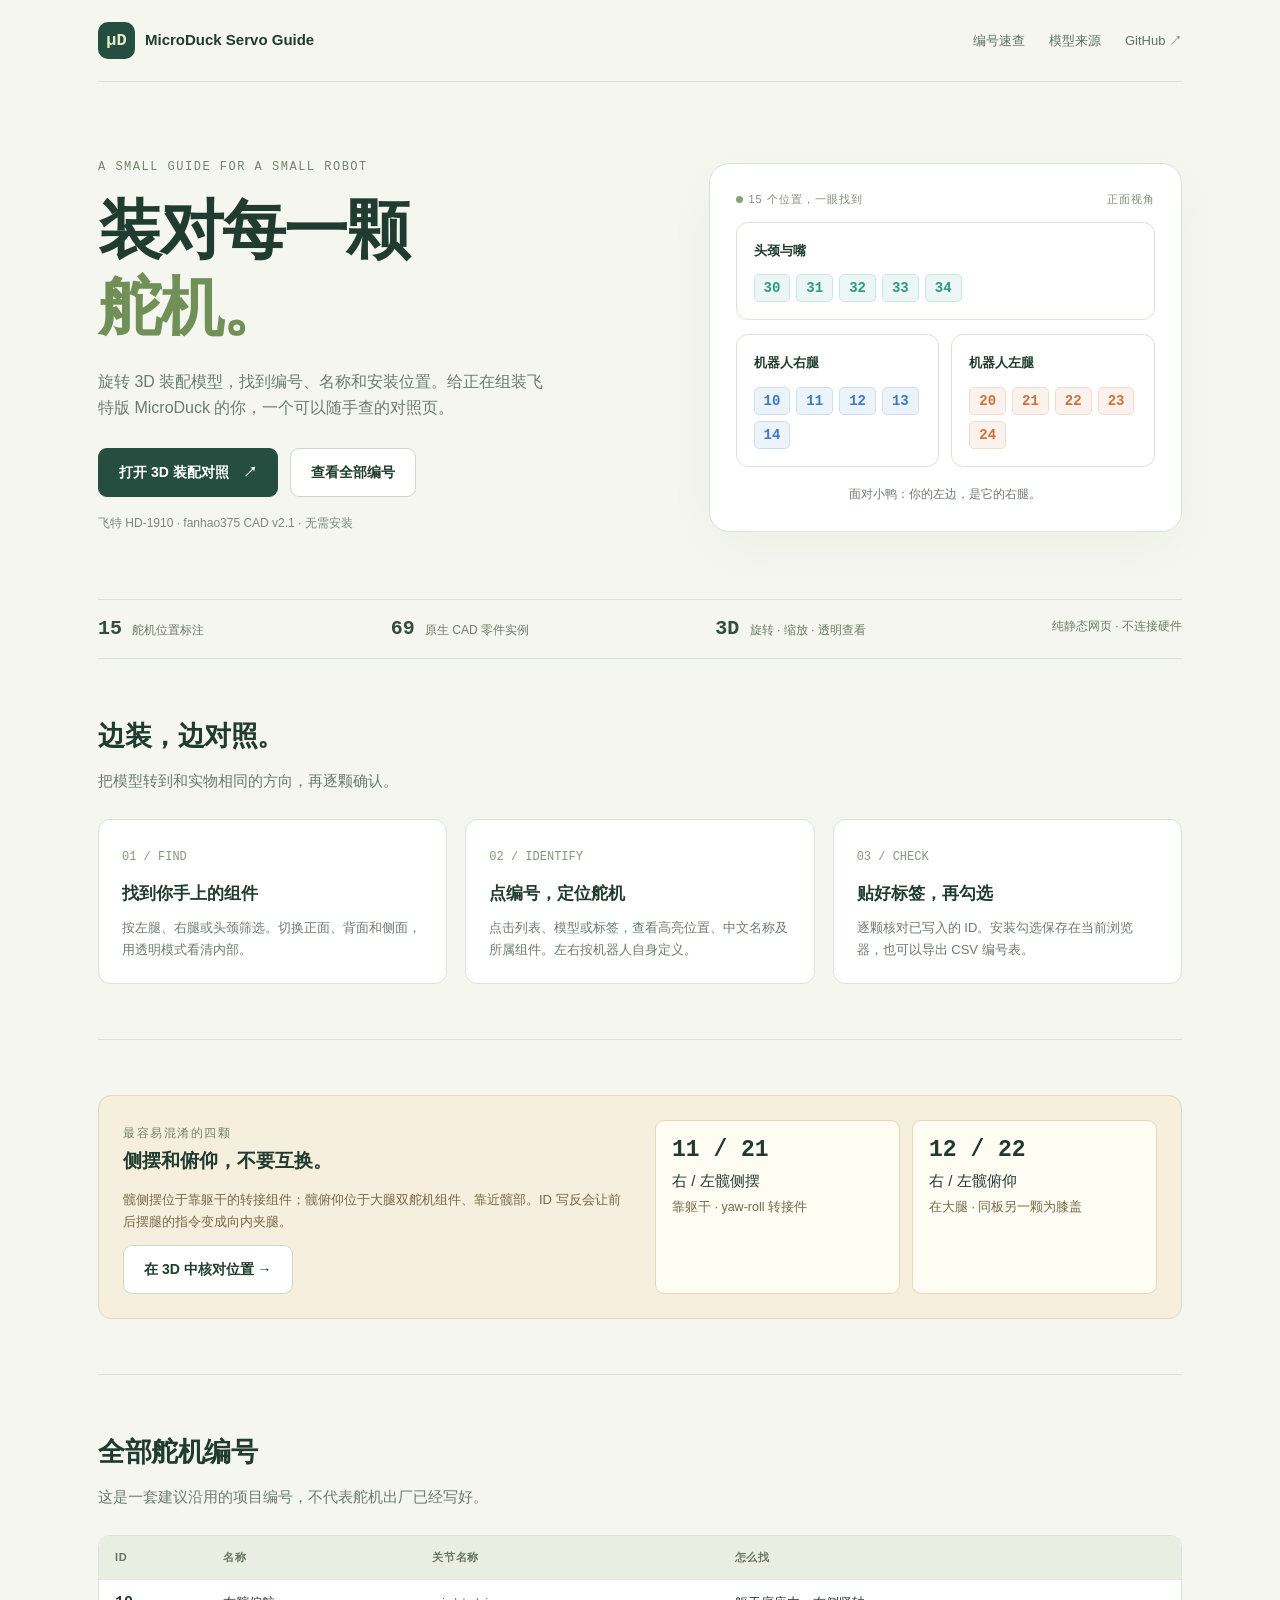
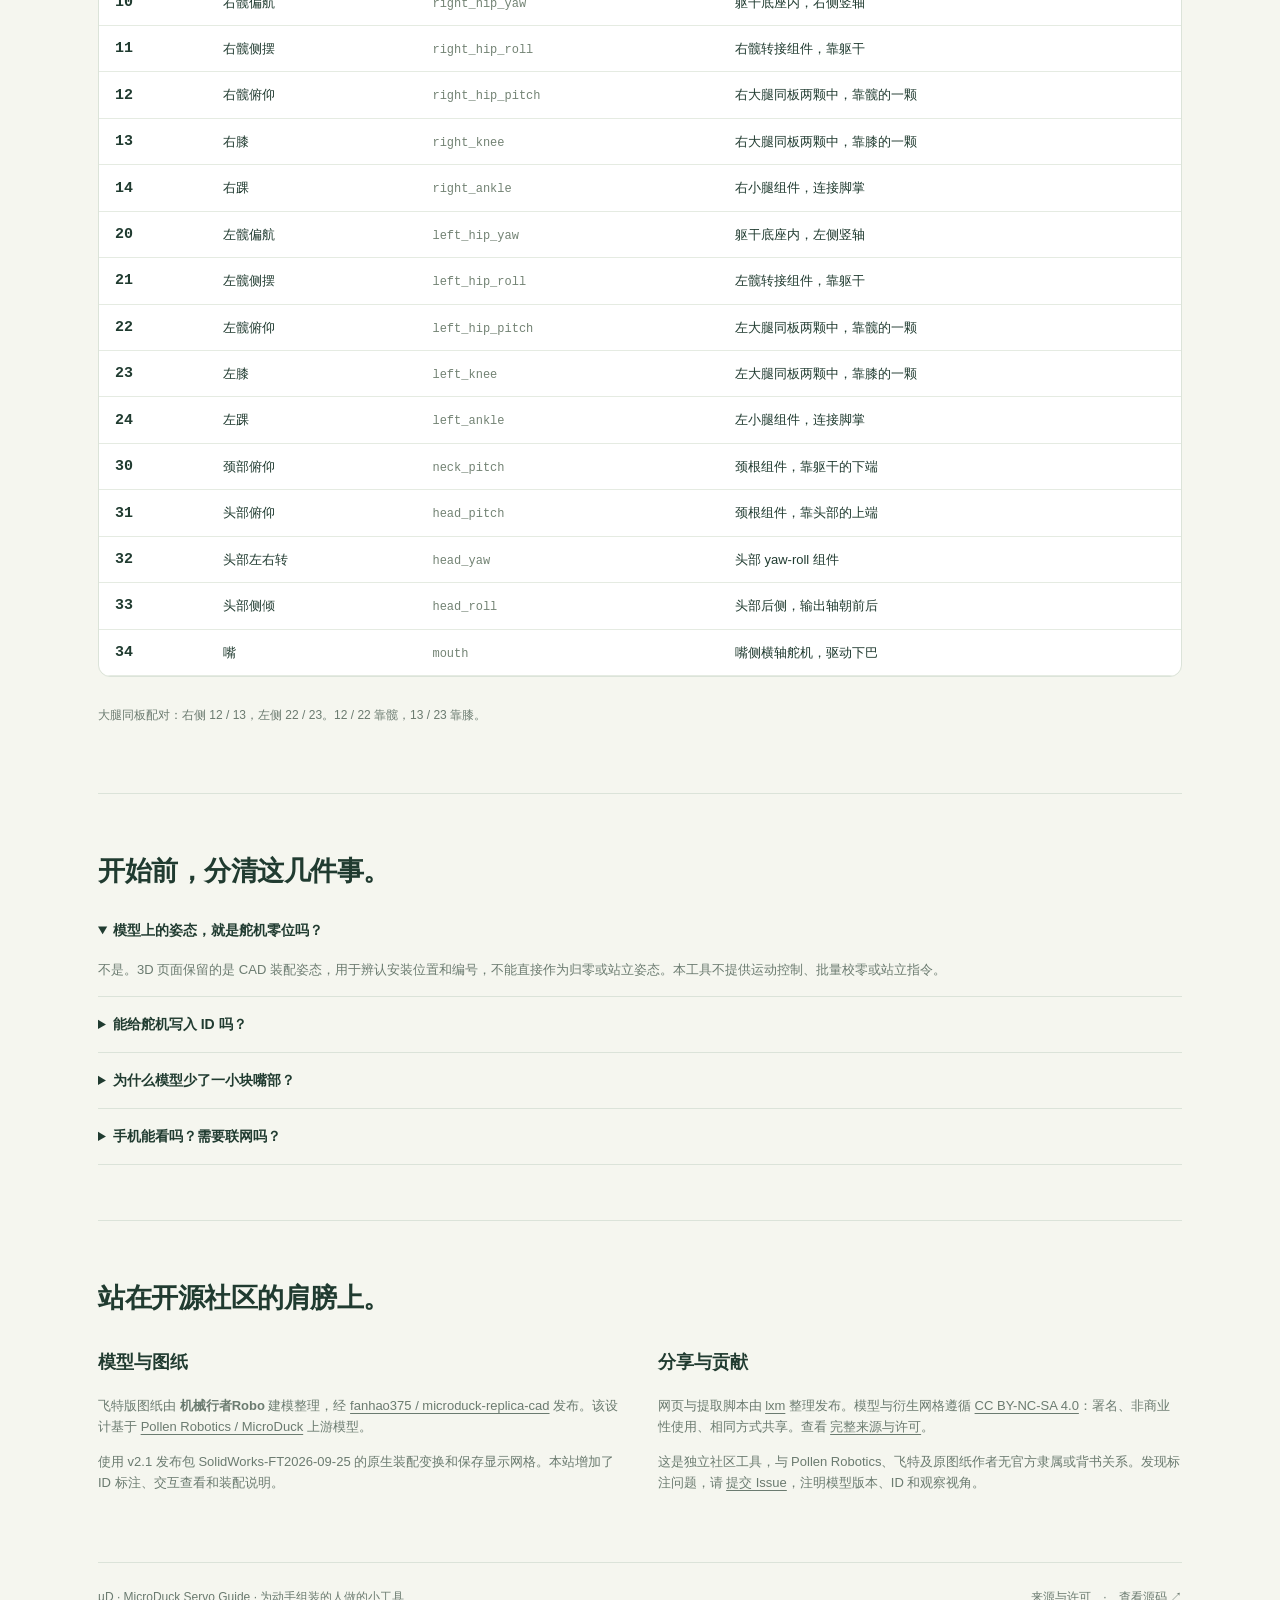
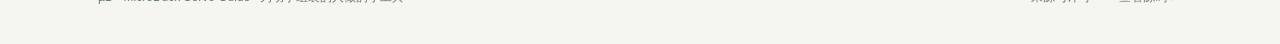
<file: tools/servo-guide/site/index.html>
<!doctype html>
<html lang="zh-CN"><head><meta charset="utf-8"><meta name="viewport" content="width=device-width,initial-scale=1"><title>MicroDuck Servo Guide · 舵机编号与装配对照</title><meta name="description" content="飞特 HD-1910 版 MicroDuck 的 3D 舵机装配对照：15 颗舵机编号、关节名称、左右辨认及易装错位置。免费在线使用，无需安装。"><link rel="icon" href="./favicon.svg" type="image/svg+xml"><link rel="canonical" href="https://lxm.github.io/microduck-servo-guide/"><meta property="og:title" content="MicroDuck 舵机编号与装配对照"><meta property="og:description" content="旋转真实飞特版装配模型，找到每颗舵机的 ID 和安装位置。"><meta property="og:type" content="website"><meta property="og:url" content="https://lxm.github.io/microduck-servo-guide/"><meta name="theme-color" content="#254e40">
<style>:root{--green:#254e40;--muted:#6b7b70;--line:#dbe3d9;--paper:#f5f6ef}*{box-sizing:border-box}html{scroll-behavior:smooth;scroll-padding-top:90px}body{margin:0;background:var(--paper);color:#203b30;font:15px -apple-system,BlinkMacSystemFont,"Segoe UI",sans-serif;line-height:1.65}a{color:inherit;text-decoration:none}a:hover{text-decoration:underline}button,a{ -webkit-tap-highlight-color:transparent}a:focus-visible,button:focus-visible{outline:3px solid #ce7138;outline-offset:4px}.wrap{max-width:1140px;margin:auto;padding:0 28px}nav{display:flex;align-items:center;justify-content:space-between;padding:22px 0;border-bottom:1px solid var(--line);gap:20px}.brand{font-weight:750;display:flex;gap:10px;align-items:center}.logo{display:grid;place-items:center;background:var(--green);color:#e4edca;border-radius:10px;width:37px;height:37px;font:700 17px monospace}.navlinks{display:flex;gap:24px;font-size:13px;color:#5c7263}.hero{padding:78px 0 65px;display:grid;grid-template-columns:1.15fr 1fr;gap:66px;align-items:center}.eyebrow{font:12px ui-monospace,monospace;letter-spacing:1.5px;color:#71856e;text-transform:uppercase}h1{font-size:clamp(42px,5vw,66px);line-height:1.2;letter-spacing:-2px;margin:18px 0 23px;font-weight:720}h1 em{font-style:normal;color:#719057}.intro{font-size:16px;color:var(--muted);max-width:450px}.buttons{display:flex;gap:12px;flex-wrap:wrap;margin:27px 0 17px}.button{display:inline-flex;align-items:center;justify-content:center;border:1px solid #cdd8c9;border-radius:9px;padding:12px 20px;font-size:14px;font-weight:600;background:#fff}.button.primary{background:var(--green);color:white;border-color:var(--green)}.button:hover{transform:translateY(-1px);text-decoration:none}.micro{font-size:12px;color:#7b887b}.map{background:#fff;border:1px solid var(--line);padding:26px;border-radius:20px;box-shadow:0 16px 55px #29452408}.maptop{display:flex;align-items:center;justify-content:space-between;font-size:11px;letter-spacing:1px;color:#7f8d7c}.dot{width:7px;height:7px;display:inline-block;background:#84a675;border-radius:50%;margin-right:6px}.region{border:1px solid var(--line);border-radius:12px;padding:17px;margin-top:14px}.region h3{margin:0 0 13px;font-size:13px}.chips{display:flex;gap:6px;flex-wrap:wrap}.chips span{background:color-mix(in srgb,var(--c) 9%,white);color:var(--c);border:1px solid color-mix(in srgb,var(--c) 25%,white);padding:5px 9px;border-radius:5px;font:650 14px monospace}.legmap{display:grid;grid-template-columns:1fr 1fr;gap:12px}.orientation{font-size:12px;color:var(--muted);margin:18px 0 0;text-align:center}.rule{border-top:1px solid var(--line);border-bottom:1px solid var(--line);padding:17px 0;display:flex;justify-content:space-between;gap:16px;color:#6b7d67;font-size:12px}.rule b{color:#314f3d;font:700 20px monospace;margin-right:7px}section{padding:55px 0;border-bottom:1px solid var(--line)}h2{font-size:27px;letter-spacing:-.5px;margin:0 0 10px}.lede{color:var(--muted);margin:0 0 26px}.cards{display:grid;grid-template-columns:repeat(3,1fr);gap:18px}.card{padding:23px;background:#fff;border:1px solid var(--line);border-radius:12px}.number{font:12px monospace;color:#839a79}.card h3{font-size:17px;margin:12px 0 9px}.card p{font-size:13px;color:var(--muted);margin:0}.warning{background:#f7efdd;border:1px solid #e5d9b9;border-radius:13px;padding:24px;display:grid;grid-template-columns:1fr 1fr;gap:30px}.warning h3{margin:0 0 8px;font-size:19px}.warning p{font-size:13px;color:#756848}.pairs{display:grid;grid-template-columns:1fr 1fr;gap:12px}.pair{background:#fffcf4;border:1px solid #e5d9b9;border-radius:9px;padding:16px}.pair b{font:700 23px monospace;display:block;margin-bottom:6px}.pair small{color:#756848}table{width:100%;border-collapse:collapse;font-size:13px;background:white;border-radius:12px;overflow:hidden}th{text-align:left;background:#e9eee3;color:#66765e;font-size:11px;font-weight:600;letter-spacing:.6px}td,th{padding:12px 16px;border-bottom:1px solid #e5ebe2}td:first-child{font:700 15px monospace}td code{font:12px monospace;color:#738374}.tablewrap{overflow-x:auto;border:1px solid var(--line);border-radius:12px}.sourcegrid{display:grid;grid-template-columns:1fr 1fr;gap:35px}.sourcegrid p{font-size:13px;color:var(--muted)}.sourcegrid a{text-decoration:underline;text-underline-offset:3px}.notice{font-size:12px;color:var(--muted);padding-top:17px}footer{display:flex;justify-content:space-between;gap:20px;padding:25px 0 35px;color:var(--muted);font-size:12px}summary{cursor:pointer;font-weight:600;font-size:14px;padding:16px 0}details p{margin:0 0 16px;color:var(--muted);font-size:13px}details{border-bottom:1px solid var(--line)}@media(max-width:780px){.hero{grid-template-columns:1fr;gap:30px;padding:42px 0}.cards,.sourcegrid,.warning{grid-template-columns:1fr}.navlinks{gap:14px}.navlinks a:nth-child(2){display:none}.rule{flex-wrap:wrap}.wrap{padding:0 20px}section{padding:36px 0}footer{flex-direction:column}.map{padding:20px}.legmap{gap:8px}.chips span{padding:5px 7px}td,th{padding:10px}h1{font-size:48px}}@media(prefers-reduced-motion:reduce){html{scroll-behavior:auto}.button:hover{transform:none}}</style></head>
<body><div class="wrap"><nav><a class="brand" href="./"><span class="logo">µD</span>MicroDuck Servo Guide</a><div class="navlinks"><a href="#ids">编号速查</a><a href="#sources">模型来源</a><a href="https://github.com/lxm/microduck-servo-guide">GitHub ↗</a></div></nav>
<main><div class="hero"><div><div class="eyebrow">A small guide for a small robot</div><h1>装对每一颗<br><em>舵机。</em></h1><p class="intro">旋转 3D 装配模型，找到编号、名称和安装位置。给正在组装飞特版 MicroDuck 的你，一个可以随手查的对照页。</p><div class="buttons"><a class="button primary" href="./assembly.html">打开 3D 装配对照　↗</a><a class="button" href="#ids">查看全部编号</a></div><div class="micro">飞特 HD-1910 · fanhao375 CAD v2.1 · 无需安装</div></div><div class="map"><div class="maptop"><span><i class="dot"></i>15 个位置，一眼找到</span><span>正面视角</span></div><div class="region" style="--c:#299b83"><h3>头颈与嘴</h3><div class="chips"><span>30</span><span>31</span><span>32</span><span>33</span><span>34</span></div></div><div class="legmap"><div class="region" style="--c:#397bc4"><h3>机器人右腿</h3><div class="chips"><span>10</span><span>11</span><span>12</span><span>13</span><span>14</span></div></div><div class="region" style="--c:#ce7138"><h3>机器人左腿</h3><div class="chips"><span>20</span><span>21</span><span>22</span><span>23</span><span>24</span></div></div></div><p class="orientation">面对小鸭：你的左边，是它的右腿。</p></div></div>
<div class="rule"><span><b>15</b> 舵机位置标注</span><span><b>69</b> 原生 CAD 零件实例</span><span><b>3D</b> 旋转 · 缩放 · 透明查看</span><span>纯静态网页 · 不连接硬件</span></div>
<section><h2>边装，边对照。</h2><p class="lede">把模型转到和实物相同的方向，再逐颗确认。</p><div class="cards"><div class="card"><span class="number">01 / FIND</span><h3>找到你手上的组件</h3><p>按左腿、右腿或头颈筛选。切换正面、背面和侧面，用透明模式看清内部。</p></div><div class="card"><span class="number">02 / IDENTIFY</span><h3>点编号，定位舵机</h3><p>点击列表、模型或标签，查看高亮位置、中文名称及所属组件。左右按机器人自身定义。</p></div><div class="card"><span class="number">03 / CHECK</span><h3>贴好标签，再勾选</h3><p>逐颗核对已写入的 ID。安装勾选保存在当前浏览器，也可以导出 CSV 编号表。</p></div></div></section>
<section><div class="warning"><div><span class="eyebrow">最容易混淆的四颗</span><h3>侧摆和俯仰，不要互换。</h3><p>髋侧摆位于靠躯干的转接组件；髋俯仰位于大腿双舵机组件、靠近髋部。ID 写反会让前后摆腿的指令变成向内夹腿。</p><a href="./assembly.html" class="button">在 3D 中核对位置 →</a></div><div class="pairs"><div class="pair"><b>11 / 21</b>右 / 左髋侧摆<br><small>靠躯干 · yaw-roll 转接件</small></div><div class="pair"><b>12 / 22</b>右 / 左髋俯仰<br><small>在大腿 · 同板另一颗为膝盖</small></div></div></div></section>
<section id="ids"><h2>全部舵机编号</h2><p class="lede">这是一套建议沿用的项目编号，不代表舵机出厂已经写好。</p><div class="tablewrap"><table><thead><tr><th>ID</th><th>名称</th><th>关节名称</th><th>怎么找</th></tr></thead><tbody id="rows"></tbody></table></div><p class="notice">大腿同板配对：右侧 12 / 13，左侧 22 / 23。12 / 22 靠髋，13 / 23 靠膝。</p></section>
<section><h2>开始前，分清这几件事。</h2><details open><summary>模型上的姿态，就是舵机零位吗？</summary><p>不是。3D 页面保留的是 CAD 装配姿态，用于辨认安装位置和编号，不能直接作为归零或站立姿态。本工具不提供运动控制、批量校零或站立指令。</p></details><details><summary>能给舵机写入 ID 吗？</summary><p>不能。这是查看工具，不读取串口，也不知道实机上写了什么 ID。请通过兼容 HD-1910 的独立调试工具逐颗确认，再按页面贴标。</p></details><details><summary>为什么模型少了一小块嘴部？</summary><p>原始 CAD 的软嘴顶部没有可提取的保存显示网格，因此这一个零件未显示。15 颗舵机均已提取，包括嘴部 ID 34。</p></details><details><summary>手机能看吗？需要联网吗？</summary><p>支持现代浏览器的 WebGL。首次打开 3D 页需要下载约 20 MB 网格，建议使用 Wi-Fi。下载仓库后可在本地启动网页服务，离线查看。</p></details></section>
<section id="sources"><h2>站在开源社区的肩膀上。</h2><div class="sourcegrid"><div><h3>模型与图纸</h3><p>飞特版图纸由 <b>机械行者Robo</b> 建模整理，经 <a href="https://github.com/fanhao375/microduck-replica-cad">fanhao375 / microduck-replica-cad</a> 发布。该设计基于 <a href="https://github.com/pollen-robotics/microduck_rl">Pollen Robotics / MicroDuck</a> 上游模型。</p><p>使用 v2.1 发布包 SolidWorks-FT2026-09-25 的原生装配变换和保存显示网格。本站增加了 ID 标注、交互查看和装配说明。</p></div><div><h3>分享与贡献</h3><p>网页与提取脚本由 <a href="https://github.com/lxm">lxm</a> 整理发布。模型与衍生网格遵循 <a href="https://creativecommons.org/licenses/by-nc-sa/4.0/deed.zh-hans">CC BY-NC-SA 4.0</a>：署名、非商业性使用、相同方式共享。查看 <a href="./credits.html">完整来源与许可</a>。</p><p>这是独立社区工具，与 Pollen Robotics、飞特及原图纸作者无官方隶属或背书关系。发现标注问题，请 <a href="https://github.com/lxm/microduck-servo-guide/issues">提交 Issue</a>，注明模型版本、ID 和观察视角。</p></div></div></section></main>
<footer><span>µD · MicroDuck Servo Guide · 为动手组装的人做的小工具</span><span><a href="./credits.html">来源与许可</a>　·　<a href="https://github.com/lxm/microduck-servo-guide">查看源码 ↗</a></span></footer></div>
<script>const data=[[10,'右髋偏航','right_hip_yaw','躯干底座内，右侧竖轴'],[11,'右髋侧摆','right_hip_roll','右髋转接组件，靠躯干'],[12,'右髋俯仰','right_hip_pitch','右大腿同板两颗中，靠髋的一颗'],[13,'右膝','right_knee','右大腿同板两颗中，靠膝的一颗'],[14,'右踝','right_ankle','右小腿组件，连接脚掌'],[20,'左髋偏航','left_hip_yaw','躯干底座内，左侧竖轴'],[21,'左髋侧摆','left_hip_roll','左髋转接组件，靠躯干'],[22,'左髋俯仰','left_hip_pitch','左大腿同板两颗中，靠髋的一颗'],[23,'左膝','left_knee','左大腿同板两颗中，靠膝的一颗'],[24,'左踝','left_ankle','左小腿组件，连接脚掌'],[30,'颈部俯仰','neck_pitch','颈根组件，靠躯干的下端'],[31,'头部俯仰','head_pitch','颈根组件，靠头部的上端'],[32,'头部左右转','head_yaw','头部 yaw-roll 组件'],[33,'头部侧倾','head_roll','头部后侧，输出轴朝前后'],[34,'嘴','mouth','嘴侧横轴舵机，驱动下巴']];document.getElementById('rows').innerHTML=data.map(r=>'<tr>'+r.map((v,i)=>i===2?'<td><code>'+v+'</code></td>':'<td>'+v+'</td>').join('')+'</tr>').join('');</script></body></html>
</file>
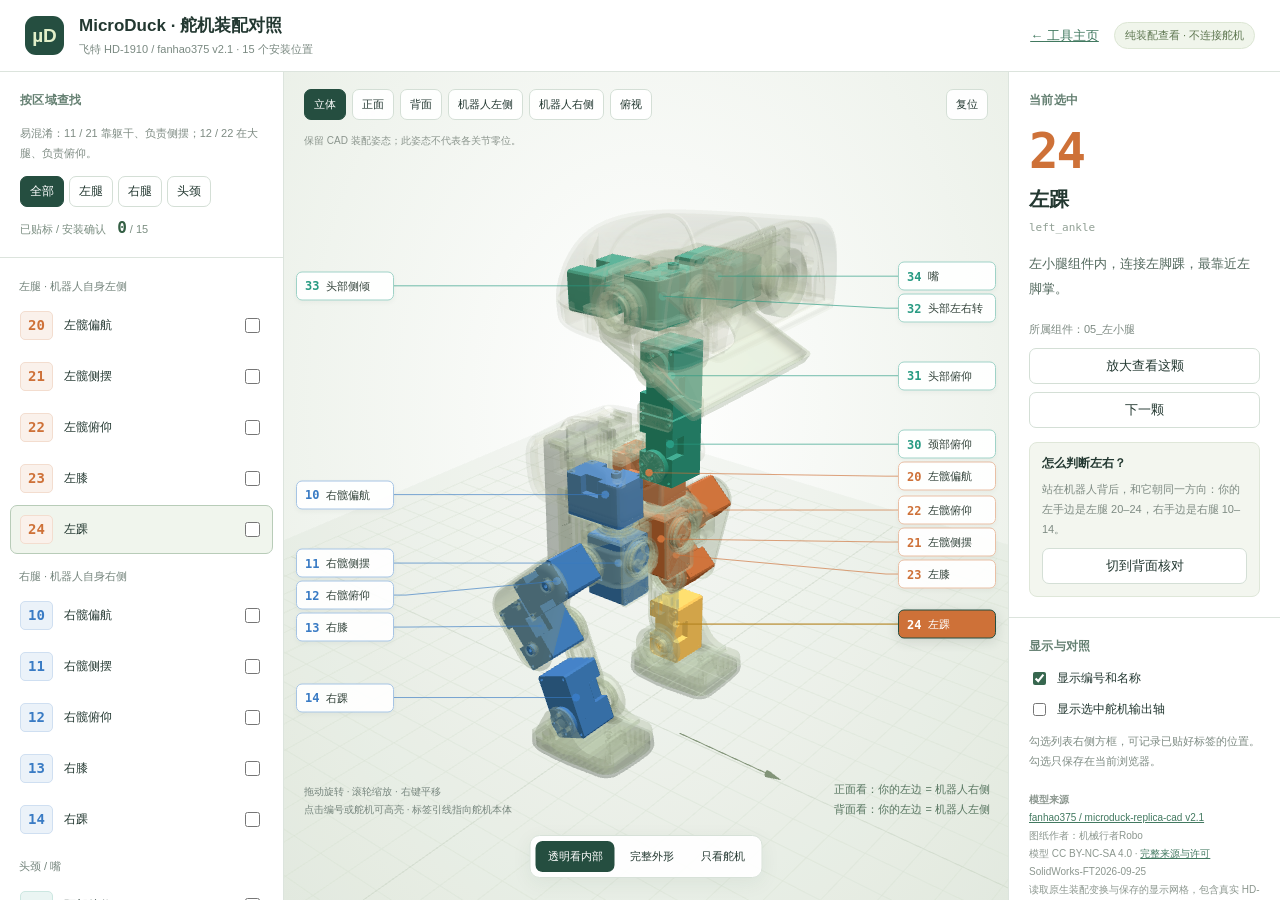
<file: tools/servo-guide/site/assembly.html>
<!doctype html><html lang="zh-CN"><head><meta charset="utf-8"><meta name="viewport" content="width=device-width,initial-scale=1"><title>3D 舵机编号对照 · MicroDuck Servo Guide</title><meta name="description" content="飞特 HD-1910 版 MicroDuck 的 15 颗舵机安装位置、编号与名称，支持 3D 旋转和透明查看。"><link rel="icon" href="./favicon.svg" type="image/svg+xml">
<style>
:root{font-family:-apple-system,BlinkMacSystemFont,"Segoe UI",sans-serif;color:#233831;background:#f2f4f0;font-size:13px;--line:#dce4dd;--left:#ce7138;--right:#397bc4;--head:#299b83;--green:#254e40}*{box-sizing:border-box}body{margin:0}button,input{font:inherit}button{cursor:pointer;background:white;border:1px solid #d4dfd6;border-radius:7px;color:inherit;padding:8px 12px}button:hover{background:#edf4ec}button.active{background:#254e40;color:#fff;border-color:#254e40}header{height:72px;background:#fff;border-bottom:1px solid var(--line);padding:0 25px;display:flex;align-items:center;gap:15px}.logo{width:39px;height:39px;background:#254e40;color:#e2efc9;border-radius:11px;display:grid;place-items:center;font-weight:750;font-size:19px}h1{font-size:17px;margin:0;font-weight:650}.sub{font-size:11px;color:#7a8981;margin-top:5px}.spacer{flex:1}.pill{font-size:11px;padding:5px 10px;background:#f0f5eb;border:1px solid #dce6d4;border-radius:20px;color:#5e7751}.layout{display:grid;grid-template-columns:284px minmax(0,1fr) 272px;height:calc(100dvh - 72px);min-height:650px}aside{background:#fff;overflow:auto}.leftpanel{border-right:1px solid var(--line)}.rightpanel{border-left:1px solid var(--line)}section{padding:20px;border-bottom:1px solid var(--line)}h2{font-size:12px;letter-spacing:.3px;margin:0 0 14px;color:#658072;font-weight:600}.filters{display:flex;gap:5px;flex-wrap:wrap}.filters button{font-size:12px;padding:6px 9px}.servolist{padding:8px 10px}.group-title{padding:13px 9px 7px;color:#74847c;font-size:11px}.servo-row{display:flex;align-items:center;width:100%;gap:11px;border:1px solid transparent;border-radius:7px;padding:9px;background:transparent;text-align:left;margin-bottom:2px}.servo-row.active{background:#f0f5ed;color:#233831;border-color:#b8ccb8}.idbox{font:700 14px ui-monospace,monospace;color:var(--color);background:color-mix(in srgb,var(--color) 10%,white);border:1px solid color-mix(in srgb,var(--color) 24%,white);border-radius:5px;width:33px;height:29px;display:grid;place-items:center}.rowname{font-size:12px}.check{margin-left:auto;width:15px;height:15px;accent-color:#37674f;cursor:pointer}.legend{font-size:11px;color:#7a8981;line-height:1.8}.stage{position:relative;overflow:hidden;min-width:0;background:radial-gradient(ellipse at 50% 40%,#fff,#e8eee5)}#canvas{width:100%;height:100%;display:block;touch-action:none;outline:none}.toptools{position:absolute;left:20px;right:20px;top:17px;display:flex;align-items:center;gap:6px;z-index:3;flex-wrap:wrap}.toptools button{font-size:11px;padding:7px 9px;background:#ffffffeb;backdrop-filter:blur(8px)}.toptools button.active{background:#254e40;color:white}.modebar{position:absolute;bottom:22px;left:50%;transform:translateX(-50%);display:flex;padding:5px;gap:3px;background:#ffffffed;border:1px solid #d7e1d8;border-radius:10px;z-index:3;box-shadow:0 5px 20px #234c3510;white-space:nowrap}.modebar button{font-size:11px;border:0;background:none}.modebar button.active{background:#254e40}.corner{position:absolute;left:20px;bottom:81px;font-size:10px;line-height:1.8;color:#77867e;pointer-events:none}.orient{position:absolute;right:18px;bottom:80px;font-size:11px;color:#587661;text-align:right;line-height:1.8;pointer-events:none}#labels{position:absolute;inset:0;pointer-events:none;overflow:hidden}#leaders{position:absolute;inset:0;width:100%;height:100%;pointer-events:none}.label{position:absolute;display:flex;align-items:center;gap:7px;border:1px solid color-mix(in srgb,var(--color) 45%,white);border-radius:6px;background:#ffffffeb;box-shadow:0 2px 5px #27432b0c;padding:6px 8px;font-size:11px;white-space:nowrap;pointer-events:auto;transform:translateY(-50%);cursor:pointer;color:#314239;min-width:98px}.label b{font:700 12px ui-monospace,monospace;color:var(--color)}.label.active{background:var(--color);color:white;box-shadow:0 3px 12px #25382b26}.label.active b{color:white}.label.occluded{border-style:dashed}.selected-id{font:700 49px ui-monospace,monospace;letter-spacing:-2px;color:var(--green);margin:6px 0}.selected-title{font-size:20px;margin:0 0 8px}.english{font:11px ui-monospace,monospace;color:#91a095}.desc{font-size:13px;line-height:1.9;margin:18px 0;color:#53695e}.small{font-size:11px;line-height:1.85;color:#7e8b83}.instruction{background:#f3f6ef;border:1px solid #dfe7d9;padding:12px;border-radius:8px;margin-top:14px}.pair{background:#fff7ec;border:1px solid #eddfc6;color:#8d6c3a;padding:12px;border-radius:8px;line-height:1.8;font-size:12px;margin-top:14px}.full{width:100%;margin-top:8px}.origin{font-size:10px;line-height:1.8;color:#8c978f;overflow-wrap:anywhere}.metric{font-size:11px;color:#7b8e81;margin-top:11px}#loading{position:absolute;inset:0;z-index:5;display:grid;place-items:center;background:#eef3e9ee;color:#446551;text-align:center;font-size:14px;line-height:2}.progress{height:5px;background:#e5eddf;border-radius:5px;margin-top:15px;overflow:hidden}.progress div{height:100%;background:#79a47a;width:0%;transition:width .3s}a{color:#427960}.hidden{display:none!important}.toggle{display:flex;align-items:center;gap:8px;margin-top:12px;font-size:12px}input[type=checkbox]{accent-color:#37674f}#done{font:700 16px ui-monospace,monospace;color:#335e43}.notes{margin-top:15px;padding-left:16px;font-size:11px;line-height:1.9;color:#708476}.ready{color:#467859}.topnote{position:absolute;top:62px;left:20px;color:#8b958d;font-size:10px;pointer-events:none}.overlay-note{font-size:10px;color:#8b958d}.footer-actions{display:flex;gap:5px;margin-top:10px;flex-wrap:wrap}.footer-actions button{font-size:10px;padding:6px 8px}@media(max-width:1200px){.layout{grid-template-columns:230px minmax(0,1fr) 230px}section{padding:15px}.label{font-size:10px;min-width:85px;padding:5px}.toptools{left:10px;right:10px;gap:3px}.toptools button{padding:6px 7px}}@media(max-width:950px){.layout{grid-template-columns:215px minmax(0,1fr);height:auto;min-height:calc(100dvh - 72px)}.stage{height:780px}.rightpanel{grid-column:1/-1;display:grid;grid-template-columns:1fr 1fr;border-top:1px solid var(--line)}.rightpanel section{border-right:1px solid var(--line)}}@media(max-width:620px){header{padding:12px;height:auto}header .pill{display:none}.layout{display:flex;flex-direction:column}.stage{height:650px;order:0}.leftpanel{order:1}.rightpanel{order:2;display:block}.servolist{display:grid;grid-template-columns:1fr 1fr}.group-title{grid-column:1/-1}.corner{font-size:9px}.toptools{gap:4px}.selected-id{font-size:34px}.label{font-size:9px;min-width:78px;padding:5px}.modebar{bottom:12px}.topnote{top:90px}.orient{bottom:63px}}
</style>
<script type="importmap">{"imports":{"three":"./vendor/three.module.js"}}</script>
</head><body>
<header><div class="logo">µD</div><div><h1>MicroDuck · 舵机装配对照</h1><div class="sub">飞特 HD-1910 / fanhao375 v2.1 · 15 个安装位置</div></div><div class="spacer"></div><a href="./" style="font-size:13px">← 工具主页</a><span class="pill">纯装配查看 · 不连接舵机</span></header>
<div class="layout"><aside class="leftpanel"><section><h2>按区域查找</h2><div class="small" style="margin-bottom:12px">易混淆：11 / 21 靠躯干、负责侧摆；12 / 22 在大腿、负责俯仰。</div><div class="filters"><button class="active" data-filter="all">全部</button><button data-filter="left">左腿</button><button data-filter="right">右腿</button><button data-filter="head">头颈</button></div><div class="metric">已贴标 / 安装确认　<span id="done">0</span> / 15</div></section><div class="servolist" id="list"></div><section><div class="legend">🟠 左腿 20–24　🔵 右腿 10–14<br>🟢 头颈 30–34<br>左右始终按机器人自身方向。</div><div class="footer-actions"><button id="export">导出编号表</button><button id="resetChecks">清除勾选</button></div></section></aside>
<main class="stage" id="stage"><canvas id="canvas" aria-label="可旋转的飞特版 MicroDuck 装配模型"></canvas><svg id="leaders"></svg><div id="labels"></div><div class="toptools"><button data-view="home" class="active">立体</button><button data-view="front">正面</button><button data-view="back">背面</button><button data-view="left">机器人左侧</button><button data-view="right">机器人右侧</button><button data-view="top">俯视</button><div class="spacer"></div><button id="resetView">复位</button></div><div class="topnote">保留 CAD 装配姿态；此姿态不代表各关节零位。</div><div class="modebar"><button data-mode="xray" class="active">透明看内部</button><button data-mode="solid">完整外形</button><button data-mode="servo">只看舵机</button></div><div class="corner">拖动旋转 · 滚轮缩放 · 右键平移<br>点击编号或舵机可高亮 · 标签引线指向舵机本体</div><div class="orient" id="orientation">正面看：你的左边 = 机器人右侧<br>背面看：你的左边 = 机器人左侧</div><div id="loading"><div><strong>正在载入飞特 v2.1 装配模型</strong><br><span id="loadText">准备模型与舵机位置…</span></div></div></main>
<aside class="rightpanel"><section><h2>当前选中</h2><div class="selected-id" id="detailId">24</div><h3 class="selected-title" id="detailName">左踝</h3><div class="english" id="detailJoint">left_ankle</div><p class="desc" id="description">加载后点击任意编号，查看安装位置。</p><div class="small" id="assemblyName"></div><button class="full" id="focus">放大查看这颗</button><button class="full" id="selectNext">下一颗</button><div class="pair hidden" id="pairInfo"></div><div class="instruction"><strong style="font-size:12px">怎么判断左右？</strong><div class="small" style="margin-top:7px">站在机器人背后，和它朝同一方向：你的左手边是左腿 20–24，右手边是右腿 10–14。</div><button class="full" id="backView">切到背面核对</button></div></section><section><h2>显示与对照</h2><label class="toggle"><input id="showLabels" type="checkbox" checked>显示编号和名称</label><label class="toggle"><input id="showAxes" type="checkbox">显示选中舵机输出轴</label><div class="small" style="margin-top:12px">勾选列表右侧方框，可记录已贴好标签的位置。勾选只保存在当前浏览器。</div><div class="origin" style="margin-top:20px"><strong>模型来源</strong><br><a href="https://github.com/fanhao375/microduck-replica-cad/releases/tag/v2.1" target="_blank" rel="noreferrer">fanhao375 / microduck-replica-cad v2.1</a><br>图纸作者：机械行者Robo<br>模型 CC BY-NC-SA 4.0 · <a href="./credits.html">完整来源与许可</a><br>SolidWorks-FT2026-09-25<br>读取原生装配变换与保存的显示网格，包含真实 HD-1910 单盘 / 双盘舵机。<br><span id="modelStats"></span><br>软嘴顶部显示网格缺失，未显示；15 颗舵机均已提取。<br>用于定位与贴标，不作为加工尺寸或归零姿态依据。</div></section></aside></div>
<script type="module">
import * as THREE from 'three';
import {OrbitControls} from './vendor/OrbitControls.js';
const $=id=>document.getElementById(id),colors={left:'#ce7138',right:'#397bc4',head:'#299b83'};
const stage=$('stage'),canvas=$('canvas');let renderer;
try{renderer=new THREE.WebGLRenderer({canvas,antialias:true,alpha:true});}catch(e){$('loadText').textContent='无法启动 WebGL，请在支持 3D 的浏览器中打开。';throw e;}
renderer.setPixelRatio(Math.min(devicePixelRatio,2));renderer.outputColorSpace=THREE.SRGBColorSpace;renderer.setClearColor(0x000000,0);
const scene=new THREE.Scene(),camera=new THREE.PerspectiveCamera(36,1,.1,4000);camera.up.set(0,0,1);
const controls=new OrbitControls(camera,canvas);controls.enableDamping=true;controls.dampingFactor=.09;controls.minDistance=45;controls.maxDistance=1600;
scene.add(new THREE.HemisphereLight(0xffffff,0x65745f,2.2));const light=new THREE.DirectionalLight(0xfff7e5,2.7);light.position.set(200,-250,500);scene.add(light);const fill=new THREE.DirectionalLight(0xe1edff,1.3);fill.position.set(-150,200,250);scene.add(fill);
const floor=new THREE.Mesh(new THREE.PlaneGeometry(650,650),new THREE.MeshBasicMaterial({color:0xc8d5bf,transparent:true,opacity:.16,depthWrite:false}));floor.position.z=-1;scene.add(floor);
const grid=new THREE.GridHelper(600,30,0xb6c6af,0xd3decc);grid.rotation.x=Math.PI/2;grid.material.transparent=true;grid.material.opacity=.38;grid.position.z=-.8;scene.add(grid);
const axis=new THREE.ArrowHelper(new THREE.Vector3(0,0,1),new THREE.Vector3(),25,0x6a8c4d,5,2);axis.visible=false;scene.add(axis);
const frontArrow=new THREE.ArrowHelper(new THREE.Vector3(1,0,0),new THREE.Vector3(35,0,1),65,0x829478,9,4);scene.add(frontArrow);
let dirty=true;controls.addEventListener('change',()=>dirty=true);let model,parts=[],servos=[],selected=24,filter='all',mode='xray',records={},animation=null,allCenter=new THREE.Vector3(12,0,140),homeDistance=640;
try{records=JSON.parse(localStorage.getItem('microduck-servo-guide-v21-checks')||'{}');}catch{}
const raycaster=new THREE.Raycaster(),pointer=new THREE.Vector2();const lineNS='http://www.w3.org/2000/svg';
function setCamera(view='home',focus=false){if(!servos.length)return;dirty=true;const target=focus?servos.find(s=>s.data.id===selected).center.clone():allCenter.clone();const d=focus?125:homeDistance;const dirs={home:[1,-1.25,.72],front:[1,0,.08],back:[-1,0,.08],left:[0,1,.08],right:[0,-1,.08],top:[.001,0,1]};const dir=new THREE.Vector3(...(dirs[view]||dirs.home)).normalize();camera.up.set(view==='top'?1:0,0,view==='top'?0:1);animation=null;controls.enableDamping=false;controls.update();camera.position.copy(target).addScaledVector(dir,d);controls.target.copy(target);camera.lookAt(target);controls.update();controls.enableDamping=true;document.querySelectorAll('[data-view]').forEach(b=>b.classList.toggle('active',b.dataset.view===view));}
function apply(){dirty=true;for(const p of parts){const s=p.data.servo;const matches=!s||filter==='all'||p.data.group===filter;p.mesh.visible=matches&&(mode!=='servo'||s);if(s){const active=p.data.id===selected;p.mesh.material.color.set(active?0xf8c45b:colors[p.data.group]);p.mesh.material.emissive.set(active?0x574119:0x000000);p.mesh.material.opacity=1;p.mesh.material.transparent=false;p.mesh.material.depthWrite=true;}else{p.mesh.material.opacity=mode==='xray'?(p.data.shell ? .09 : .21):1;p.mesh.material.transparent=mode==='xray';p.mesh.material.depthWrite=mode!=='xray';}p.mesh.material.needsUpdate=true;}
for(const s of servos){const match=filter==='all'||s.data.group===filter;s.marker.visible=match;s.marker.material.color.set(s.data.id===selected?0xf7c758:colors[s.data.group]);s.label.classList.toggle('active',s.data.id===selected);s.label.classList.toggle('hidden',!match||!$('showLabels').checked);s.line.style.display=match&&$('showLabels').checked?'':'none';}
const s=servos.find(s=>s.data.id===selected);if(s){axis.position.copy(s.center);axis.setDirection(s.axis);axis.visible=$('showAxes').checked;}
}
function choose(id,focus=false){selected=id;const s=servos.find(s=>s.data.id===id);if(!s)return;$('detailId').textContent=id;$('detailId').style.color=colors[s.data.group];$('detailName').textContent=s.data.label;$('detailJoint').textContent=s.data.joint;$('description').textContent=s.data.description;$('assemblyName').textContent='所属组件：'+s.data.chain.at(-1).replace('-FT','');const pair={12:13,13:12,22:23,23:22,30:31,31:30}[id];$('pairInfo').classList.toggle('hidden',!pair);if(pair)$('pairInfo').textContent='同一组件中的另一颗是 '+pair+' '+servos.find(s=>s.data.id===pair).data.label+'。不要把两颗标签互换。';document.querySelectorAll('.servo-row').forEach(b=>b.classList.toggle('active',+b.dataset.id===id));apply();if(focus)setCamera('home',true);}
function checkCount(){$('done').textContent=Object.values(records).filter(Boolean).length;try{localStorage.setItem('microduck-servo-guide-v21-checks',JSON.stringify(records));}catch{}}
function buildList(){const list=$('list');list.replaceChildren();for(const [group,title]of [['left','左腿 · 机器人自身左侧'],['right','右腿 · 机器人自身右侧'],['head','头颈 / 嘴']]){if(filter!=='all'&&filter!==group)continue;const titleEl=document.createElement('div');titleEl.className='group-title';titleEl.textContent=title;list.append(titleEl);for(const s of servos.filter(s=>s.data.group===group).sort((a,b)=>a.data.id-b.data.id)){const row=document.createElement('button');row.className='servo-row';row.dataset.id=s.data.id;row.style.setProperty('--color',colors[group]);row.innerHTML='<span class="idbox">'+s.data.id+'</span><span class="rowname">'+s.data.label+'</span>';row.onclick=()=>choose(s.data.id);const checkbox=document.createElement('input');checkbox.type='checkbox';checkbox.className='check';checkbox.checked=!!records[s.data.id];checkbox.setAttribute('aria-label',s.data.id+' '+s.data.label+' 已安装');checkbox.onclick=e=>e.stopPropagation();checkbox.onchange=()=>{records[s.data.id]=checkbox.checked;checkCount();};row.append(checkbox);list.append(row);}}checkCount();}
function updateLabels(){if(!$('showLabels').checked)return;const width=stage.clientWidth,height=stage.clientHeight;const minY=100,maxY=height-120;const lanes=[[],[]];for(const s of servos){if(s.label.classList.contains('hidden'))continue;const v=s.center.clone().project(camera);const behind=v.z<-1||v.z>1;const x=(v.x+1)*width/2,y=(1-v.y)*height/2;s.label.style.visibility=behind?'hidden':'';s.line.style.visibility=behind?'hidden':'';if(behind)continue;const lane=x<width/2?0:1;lanes[lane].push({s,x,y});}
for(let side=0;side<2;side++){const lane=lanes[side].sort((a,b)=>a.y-b.y);const gap=Math.min(32,(maxY-minY)/Math.max(1,lane.length-1));let last=minY-gap;for(const item of lane){item.ly=Math.max(minY,Math.min(maxY,item.y),last+gap);last=item.ly;}if(last>maxY){let next=maxY+gap;for(let i=lane.length-1;i>=0;i--){lane[i].ly=Math.min(lane[i].ly,next-gap);next=lane[i].ly;}}
for(const {s,x,y,ly}of lane){const lw=s.label.offsetWidth;const lx=side===0?12:width-lw-12;s.label.style.left=lx+'px';s.label.style.top=ly+'px';const end=side===0?lx+lw:lx;const elbow=side===0?end+12:end-12;s.line.setAttribute('points',`${x},${y} ${elbow},${ly} ${end},${ly}`);s.line.setAttribute('stroke',s.data.id===selected?'#b48523':colors[s.data.group]);s.line.setAttribute('stroke-width',s.data.id===selected?'1.8':'1');}}
}
async function load(){const response=await fetch('./model/model.json');if(!response.ok)throw new Error('模型清单读取失败');model=await response.json();$('loadText').textContent='载入真实 CAD 显示网格（约 20 MB）…';const binary=await fetch('./model/meshes.bin');if(!binary.ok)throw new Error('模型网格读取失败');const bytes=await binary.arrayBuffer();const geometries=model.meshes.map(m=>{const g=new THREE.BufferGeometry();g.setAttribute('position',new THREE.BufferAttribute(new Float32Array(bytes,m.voff,m.nverts*3),3));g.setIndex(new THREE.BufferAttribute(new Uint32Array(bytes,m.ioff,m.ntris*3),1));g.computeVertexNormals();g.computeBoundingBox();return g;});
for(const data of model.instances){const base=data.name.includes('np_f')?0x46534c:data.shell?0xdde3d6:data.name.includes('脚底')||data.name.includes('软')?0x646f66:0xb8c7b0;const material=new THREE.MeshStandardMaterial({color:data.servo?colors[data.group]:base,roughness:.72,metalness:data.servo ? .2 : .05,side:THREE.DoubleSide});const mesh=new THREE.Mesh(geometries[data.mesh],material);mesh.matrix.fromArray(data.matrix);mesh.matrixAutoUpdate=false;mesh.userData=data;scene.add(mesh);const part={mesh,data};parts.push(part);if(data.servo){const center=new THREE.Vector3(...data.anchor);const marker=new THREE.Mesh(new THREE.SphereGeometry(2,12,8),new THREE.MeshBasicMaterial({color:colors[data.group],depthTest:false}));marker.position.copy(center);marker.renderOrder=10;scene.add(marker);const label=document.createElement('button');label.className='label';label.style.setProperty('--color',colors[data.group]);label.innerHTML='<b>'+data.id+'</b>'+data.label;label.onclick=()=>choose(data.id);$('labels').append(label);const line=document.createElementNS(lineNS,'polyline');line.setAttribute('fill','none');line.setAttribute('stroke-opacity','.65');$('leaders').append(line);const axis=new THREE.Vector3(data.matrix[8],data.matrix[9],data.matrix[10]).normalize();servos.push({...part,center,marker,label,line,axis});}}
if(servos.length!==15)throw new Error('舵机数量校验失败');buildList();choose(24);$('modelStats').textContent=model.instances.length+' 个零件实例 · '+servos.length+' 颗舵机';$('loading').classList.add('hidden');camera.position.set(400,-500,400);controls.target.copy(allCenter);setCamera('home');window.assemblyGuideReady=true;window.assemblyGuideInfo={servoIds:servos.map(s=>s.data.id).sort((a,b)=>a-b),source:model.source};}
const observer=new ResizeObserver(()=>{const w=stage.clientWidth,h=stage.clientHeight;renderer.setSize(w,h,false);camera.aspect=w/h;camera.updateProjectionMatrix();dirty=true;});observer.observe(stage);
let down;canvas.addEventListener('pointerdown',e=>{down=[e.clientX,e.clientY];animation=null;});canvas.addEventListener('pointerup',e=>{if(!down||Math.hypot(e.clientX-down[0],e.clientY-down[1])>5)return;const r=canvas.getBoundingClientRect();pointer.set((e.clientX-r.left)/r.width*2-1,-(e.clientY-r.top)/r.height*2+1);raycaster.setFromCamera(pointer,camera);const hit=raycaster.intersectObjects(servos.filter(s=>s.mesh.visible).map(s=>s.mesh))[0];if(hit)choose(hit.object.userData.id);});
document.querySelectorAll('[data-view]').forEach(b=>b.onclick=()=>setCamera(b.dataset.view));document.querySelectorAll('[data-filter]').forEach(b=>b.onclick=()=>{if(!servos.length)return;filter=b.dataset.filter;document.querySelectorAll('[data-filter]').forEach(x=>x.classList.toggle('active',x===b));buildList();const current=servos.find(s=>s.data.id===selected);if(filter!=='all'&&current.data.group!==filter)selected=servos.find(s=>s.data.group===filter).data.id;choose(selected);});document.querySelectorAll('[data-mode]').forEach(b=>b.onclick=()=>{mode=b.dataset.mode;document.querySelectorAll('[data-mode]').forEach(x=>x.classList.toggle('active',x===b));apply();});$('showLabels').onchange=apply;$('showAxes').onchange=apply;$('focus').onclick=()=>setCamera('home',true);$('backView').onclick=()=>setCamera('back');$('resetView').onclick=()=>setCamera('home');$('selectNext').onclick=()=>{const sorted=servos.filter(s=>filter==='all'||s.data.group===filter).map(s=>s.data.id).sort((a,b)=>a-b);choose(sorted[(sorted.indexOf(selected)+1)%sorted.length]);};$('resetChecks').onclick=()=>{if(confirm('清除这台浏览器的安装勾选记录？')){records={};buildList();choose(selected);}};$('export').onclick=()=>{const rows=['ID,名称,关节,区域,已确认',...servos.slice().sort((a,b)=>a.data.id-b.data.id).map(s=>[s.data.id,s.data.label,s.data.joint,s.data.group,records[s.data.id]?'是':'否'].join(','))];const url=URL.createObjectURL(new Blob(['\ufeff'+rows.join('\n')],{type:'text/csv;charset=utf-8'}));const a=document.createElement('a');a.href=url;a.download='MicroDuck-HD1910-舵机编号.csv';a.click();setTimeout(()=>URL.revokeObjectURL(url),1000);};
function render(now){requestAnimationFrame(render);if(animation){const t=Math.min(1,(now-animation.start)/650),u=1-(1-t)**3;camera.position.lerpVectors(animation.from,animation.to,u);controls.target.lerpVectors(animation.fromTarget,animation.target,u);if(t===1)animation=null;}controls.update();if(dirty){renderer.render(scene,camera);updateLabels();dirty=false;}}requestAnimationFrame(render);
load().catch(e=>{$('loadText').textContent='加载失败：'+e.message+'。请刷新重试，或检查浏览器 WebGL 与网络连接。';console.error(e);});
</script></body></html>
</file>
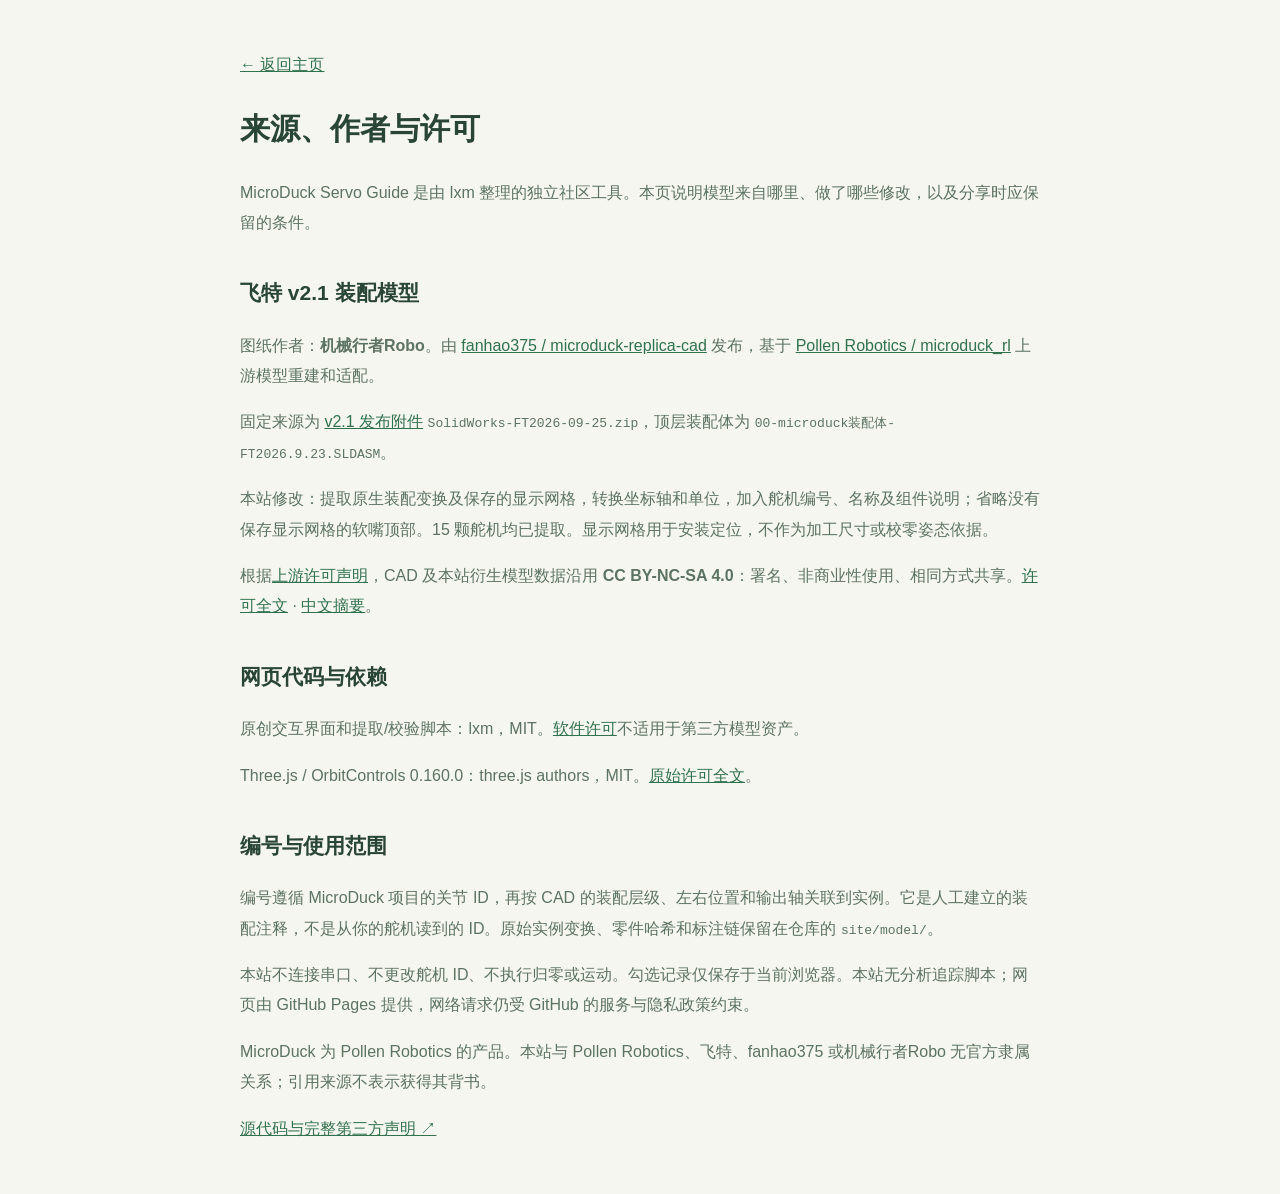
<file: tools/servo-guide/site/credits.html>
<!doctype html><html lang="zh-CN"><meta charset="utf-8"><meta name="viewport" content="width=device-width,initial-scale=1"><title>来源与许可 · MicroDuck Servo Guide</title><link rel="icon" href="./favicon.svg"><style>body{font:16px/1.9 -apple-system,BlinkMacSystemFont,sans-serif;background:#f5f6ef;color:#294536;max-width:800px;margin:50px auto;padding:0 24px}h1{font-size:30px}h2{font-size:21px;margin-top:35px}a{color:#31724f}code{font-size:13px;overflow-wrap:anywhere}p{color:#5d7363}</style><a href="./">← 返回主页</a><h1>来源、作者与许可</h1><p>MicroDuck Servo Guide 是由 lxm 整理的独立社区工具。本页说明模型来自哪里、做了哪些修改，以及分享时应保留的条件。</p><h2>飞特 v2.1 装配模型</h2><p>图纸作者：<strong>机械行者Robo</strong>。由 <a href="https://github.com/fanhao375/microduck-replica-cad">fanhao375 / microduck-replica-cad</a> 发布，基于 <a href="https://github.com/pollen-robotics/microduck_rl">Pollen Robotics / microduck_rl</a> 上游模型重建和适配。</p><p>固定来源为 <a href="https://github.com/fanhao375/microduck-replica-cad/releases/tag/v2.1">v2.1 发布附件</a> <code>SolidWorks-FT2026-09-25.zip</code>，顶层装配体为 <code>00-microduck装配体-FT2026.9.23.SLDASM</code>。</p><p>本站修改：提取原生装配变换及保存的显示网格，转换坐标轴和单位，加入舵机编号、名称及组件说明；省略没有保存显示网格的软嘴顶部。15 颗舵机均已提取。显示网格用于安装定位，不作为加工尺寸或校零姿态依据。</p><p>根据<a href="https://github.com/fanhao375/microduck-replica-cad/blob/c9a533bc1206d8899950a5d466965a992d7e052a/README.md#声明与许可">上游许可声明</a>，CAD 及本站衍生模型数据沿用 <strong>CC BY-NC-SA 4.0</strong>：署名、非商业性使用、相同方式共享。<a href="./licenses/CC-BY-NC-SA-4.0.txt">许可全文</a> · <a href="https://creativecommons.org/licenses/by-nc-sa/4.0/deed.zh-hans">中文摘要</a>。</p><h2>网页代码与依赖</h2><p>原创交互界面和提取/校验脚本：lxm，MIT。<a href="https://github.com/lxm/microduck-servo-guide/blob/main/LICENSE">软件许可</a>不适用于第三方模型资产。</p><p>Three.js / OrbitControls 0.160.0：three.js authors，MIT。<a href="./vendor/THREE-LICENSE.txt">原始许可全文</a>。</p><h2>编号与使用范围</h2><p>编号遵循 MicroDuck 项目的关节 ID，再按 CAD 的装配层级、左右位置和输出轴关联到实例。它是人工建立的装配注释，不是从你的舵机读到的 ID。原始实例变换、零件哈希和标注链保留在仓库的 <code>site/model/</code>。</p><p>本站不连接串口、不更改舵机 ID、不执行归零或运动。勾选记录仅保存于当前浏览器。本站无分析追踪脚本；网页由 GitHub Pages 提供，网络请求仍受 GitHub 的服务与隐私政策约束。</p><p>MicroDuck 为 Pollen Robotics 的产品。本站与 Pollen Robotics、飞特、fanhao375 或机械行者Robo 无官方隶属关系；引用来源不表示获得其背书。</p><p><a href="https://github.com/lxm/microduck-servo-guide">源代码与完整第三方声明 ↗</a></p></html>
</file>
